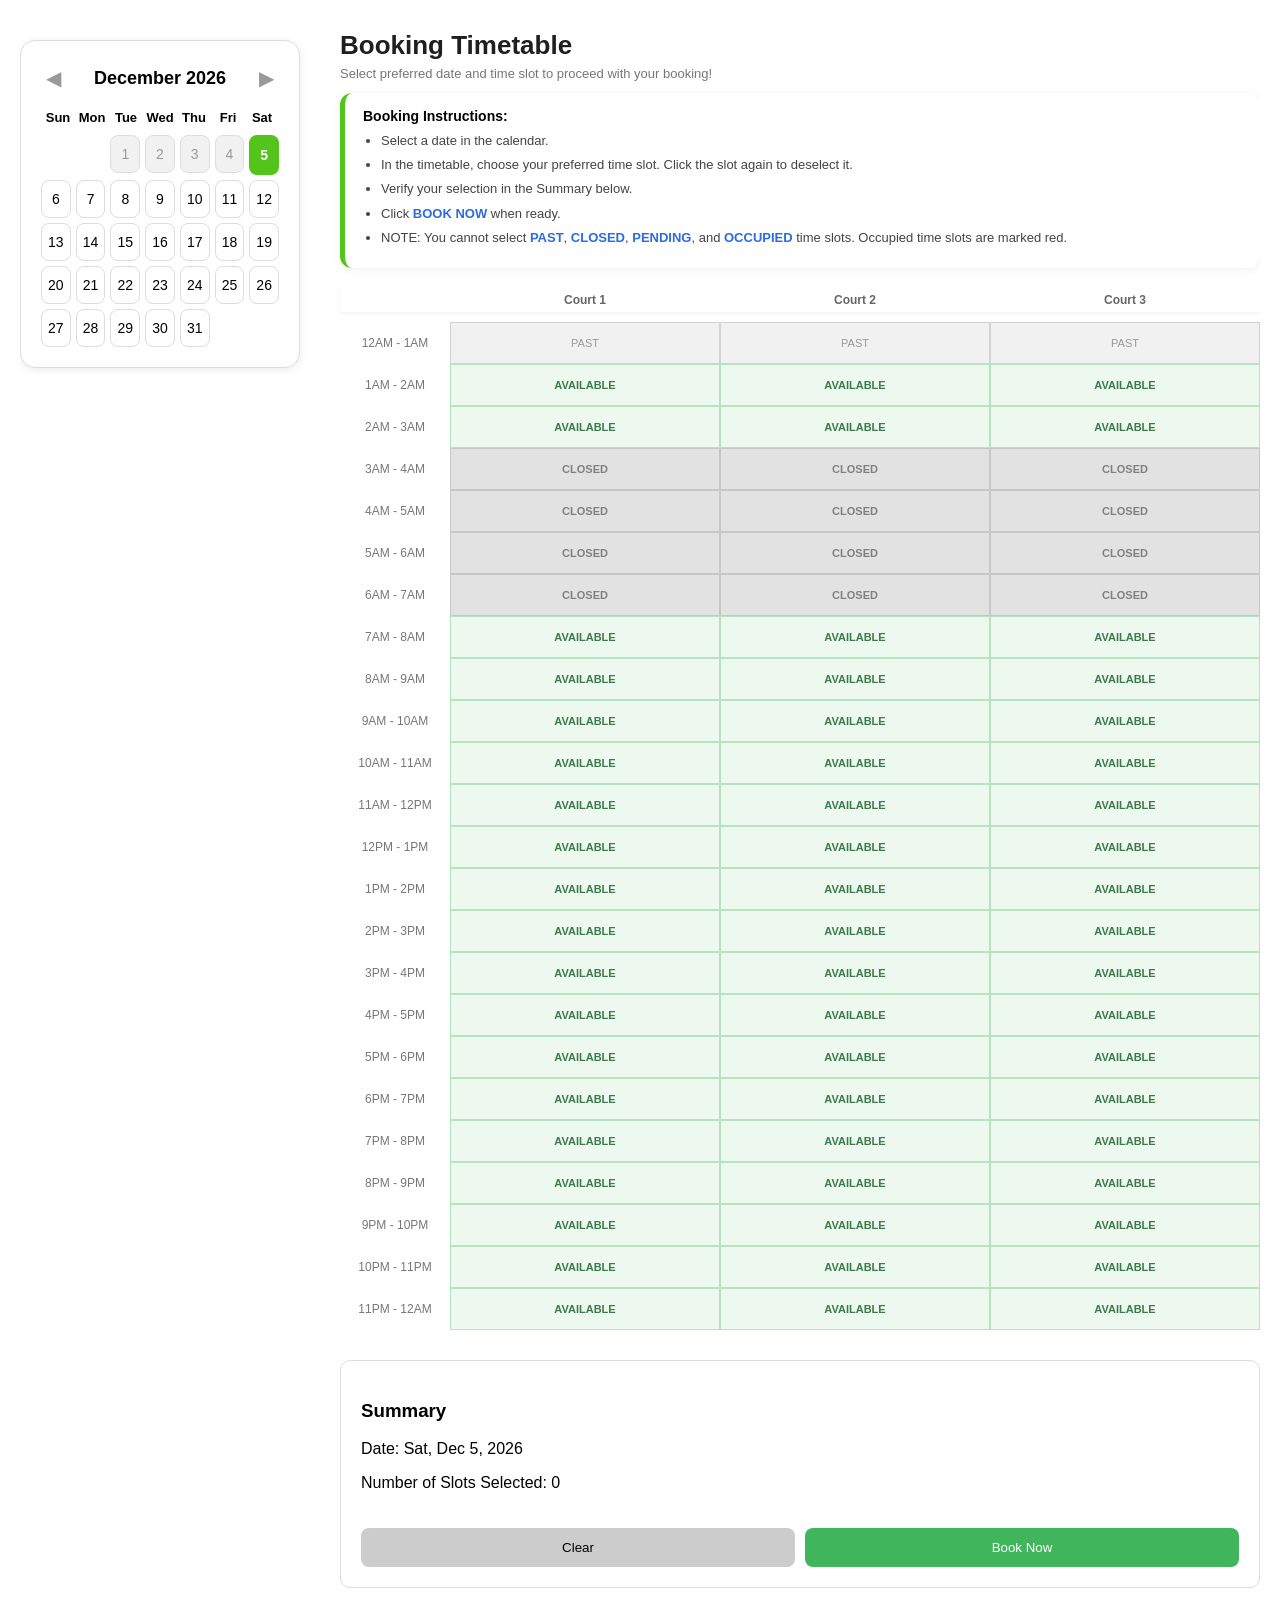
<file: index.html>
<!DOCTYPE html>
<html>
<head>

  <meta charset="UTF-8">

  <meta
    name="viewport"
    content="width=device-width, initial-scale=1.0">

  <title>
    Picklers Camp Availability
  </title>

  <link rel="stylesheet" href="style.css">

</head>

<body>

<div class="container">

  <div class="left-panel">

    <div class="calendar">

      <div class="calendar-header">

        <button id="prevMonth">◀</button>

        <h2 id="monthYear"></h2>

        <button id="nextMonth">▶</button>

      </div>

      <div class="weekdays">
        <div>Sun</div>
        <div>Mon</div>
        <div>Tue</div>
        <div>Wed</div>
        <div>Thu</div>
        <div>Fri</div>
        <div>Sat</div>
      </div>

      <div id="calendarDays"></div>

    </div>

  </div>


  <div class="right-panel">

    <div class="booking-header">

    <div class="booking-title">Booking Timetable</div>
  
    <div class="booking-subtitle">
      Select preferred date and time slot to proceed with your booking!
    </div>
  
    <div class="instruction-box">
  
      <div class="instruction-title">Booking Instructions:</div>
  
      <ul>
        <li>Select a date in the calendar.</li>
        <li>In the timetable, choose your preferred time slot. Click the slot again to deselect it.</li>
        <li>Verify your selection in the Summary below.</li>
        <li>Click <b>BOOK NOW</b> when ready.</li>
        <li>NOTE: You cannot select <b>PAST</b>, <b>CLOSED</b>, <b>PENDING</b>, and <b>OCCUPIED</b> time slots. Occupied time slots are marked red.</li>
      </ul>
  
    </div>
  
  </div>

    <!-- 
    <h2>Availability</h2> 
    -->
    
    <div class="schedule-wrapper">
    
      <!-- COURT HEADER (sticky row) -->
      <div class="court-header">
        <div></div>
        <div>Court 1</div>
        <div>Court 2</div>
        <div>Court 3</div>
      </div>
    
      <!-- GRID CONTAINER -->
      <div id="scheduleGrid"></div>
    
    </div>


    <div class="summary">

      <h3>Summary</h3>
      
      <p id="selectedDate">Date:</p>
      
      <p id="selectedDuration">
        Number of Slots Selected: 0
      </p>

      <p id="bookingWarning"></p>

      <div style="display:flex; gap:10px;">
      
        <button
          type="button"
          id="clearBtn"
          style="
            background:#ccc;
            color:black;
            flex:1;
          ">
          Clear
        </button>
      
        <button
          type="button"
          id="bookNowBtn"
          style="
            background:#40b55c;
            color:white;
            flex:1;
          ">
          Book Now
        </button>
      
      </div>

    </div>

  </div>

</div>


<script src="script.js"></script>

</body>
</html>
</file>
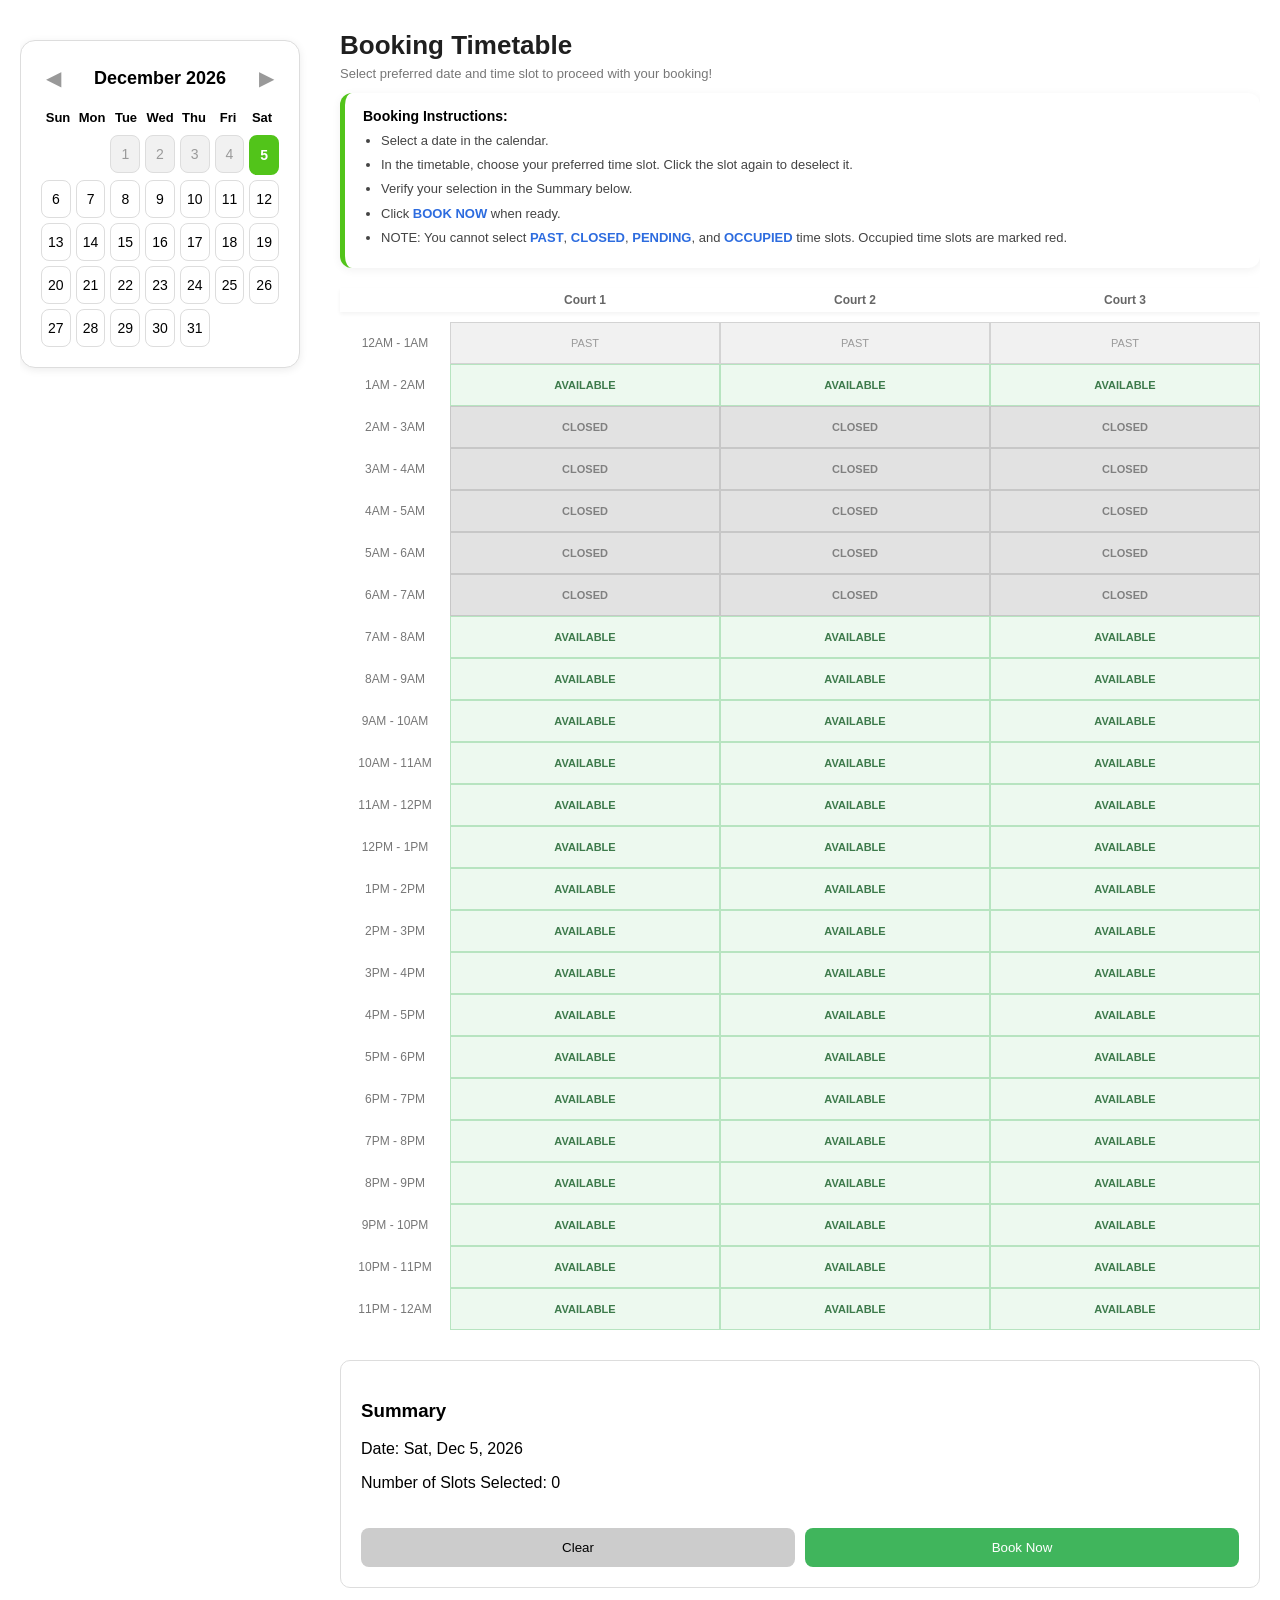
<file: timetabletest.html>
<!DOCTYPE html>
<html>
<head>

  <meta charset="UTF-8">

  <meta
    name="viewport"
    content="width=device-width, initial-scale=1.0">

  <title>
    Picklers Camp Availability
  </title>

  <link rel="stylesheet" href="style.css">

</head>

<body>

<div class="container">

  <div class="left-panel">

    <div class="calendar">

      <div class="calendar-header">

        <button id="prevMonth">◀</button>

        <h2 id="monthYear"></h2>

        <button id="nextMonth">▶</button>

      </div>

      <div class="weekdays">
        <div>Sun</div>
        <div>Mon</div>
        <div>Tue</div>
        <div>Wed</div>
        <div>Thu</div>
        <div>Fri</div>
        <div>Sat</div>
      </div>

      <div id="calendarDays"></div>

    </div>

  </div>


  <div class="right-panel">

    <div class="booking-header">

    <div class="booking-title">Booking Timetable</div>
  
    <div class="booking-subtitle">
      Select preferred date and time slot to proceed with your booking!
    </div>
  
    <div class="instruction-box">
  
      <div class="instruction-title">Booking Instructions:</div>
  
      <ul>
        <li>Select a date in the calendar.</li>
        <li>In the timetable, choose your preferred time slot. Click the slot again to deselect it.</li>
        <li>Verify your selection in the Summary below.</li>
        <li>Click <b>BOOK NOW</b> when ready.</li>
        <li>NOTE: You cannot select <b>PAST</b>, <b>CLOSED</b>, <b>PENDING</b>, and <b>OCCUPIED</b> time slots. Occupied time slots are marked red.</li>
      </ul>
  
    </div>
  
  </div>

    <!-- 
    <h2>Availability</h2> 
    -->
    
    <div class="schedule-wrapper">
    
      <!-- COURT HEADER (sticky row) -->
      <div class="court-header">
        <div></div>
        <div>Court 1</div>
        <div>Court 2</div>
        <div>Court 3</div>
      </div>
    
      <!-- GRID CONTAINER -->
      <div id="scheduleGrid"></div>
    
    </div>


    <div class="summary">

      <h3>Summary</h3>
      
      <p id="selectedDate">Date:</p>
      
      <p id="selectedDuration">
        Number of Slots Selected: 0
      </p>

      <p id="bookingWarning"></p>

      <div style="display:flex; gap:10px;">
      
        <button
          type="button"
          id="clearBtn"
          style="
            background:#ccc;
            color:black;
            flex:1;
          ">
          Clear
        </button>
      
        <button
          type="button"
          id="bookNowBtn"
          style="
            background:#40b55c;
            color:white;
            flex:1;
          ">
          Book Now
        </button>
      
      </div>

    </div>

  </div>

</div>


<script src="timetabletestscript.js"></script>

</body>
</html>
</file>
<file: style.css>
body{
  font-family: Arial, sans-serif;
  margin:20px;
}

html,
body{
  max-width:100%;
  overflow-x:hidden;
}

.container{
  display:flex;
  gap:40px;
  align-items:flex-start;
}

.left-panel{
  width:280px;
  flex-shrink:0;

  position:sticky;
  top:20px;

  align-self:flex-start;
}

.right-panel{
  flex:1;
  padding-top:10px;
}

.right-panel h2{
  margin-top:10px;
  margin-bottom:10px;
}

table{
  border-collapse:collapse;
  width:100%;
}

th, td{
  border:1px solid #ddd;
  text-align:center;

  padding:10px;
}

th{
  background:#f4f4f4;
}

.available{
  background:#fff;
  cursor:pointer;
}

.available:hover{
  background:#d9f7be;
}

.selected{
  background:#52c41a;
  color:white;
}

.occupied{
  background:#d9d9d9;
  cursor:not-allowed;
}

.summary{
  margin-top:30px;
  padding:20px;
  border:1px solid #ddd;
  border-radius:10px;
}

button{
  margin-top:20px;
  padding:12px 25px;
  border:none;
  background:#52c41a;
  color:white;
  border-radius:8px;
  cursor:pointer;
}


.schedule-wrapper{
  display:flex;
  flex-direction:column;
  gap:10px;

  width:100%;
}


.booking-header{
  margin-bottom:20px;
}

.booking-title{
  font-size:26px;
  font-weight:700;
  margin-bottom:5px;
  color:#1f1f1f;
}

.booking-subtitle{
  font-size:13px;
  color:#777;
  margin-bottom:12px;
}

.instruction-box{
  background:#ffffff;
  border-left:5px solid #52c41a;
  border-radius:12px;
  padding:15px 18px;
  box-shadow:0 2px 10px rgba(0,0,0,0.06);
}

.instruction-title{
  font-size:14px;
  font-weight:700;
  margin-bottom:8px;
}

.instruction-box ul{
  margin:0;
  padding-left:18px;
}

.instruction-box li{
  font-size:13px;
  color:#444;
  margin-bottom:6px;
  line-height:1.4;
}

.instruction-box li b{
  color:#2d6cdf;
}.booking-header{
  margin-bottom:20px;
}

.booking-title{
  font-size:26px;
  font-weight:700;
  margin-bottom:5px;
  color:#1f1f1f;
}

.booking-subtitle{
  font-size:13px;
  color:#777;
  margin-bottom:12px;
}

.instruction-box{
  background:#ffffff;
  border-left:5px solid #52c41a;
  border-radius:12px;
  padding:15px 18px;
  box-shadow:0 2px 10px rgba(0,0,0,0.06);
}

.instruction-title{
  font-size:14px;
  font-weight:700;
  margin-bottom:8px;
}

.instruction-box ul{
  margin:0;
  padding-left:18px;
}

.instruction-box li{
  font-size:13px;
  color:#444;
  margin-bottom:6px;
  line-height:1.4;
}

.instruction-box li b{
  color:#2d6cdf;
}

.court-header,
.schedule-row{
  display:grid;
  grid-template-columns:110px repeat(3,1fr);
}

.court-header{
  font-size:12px;
  font-weight:bold;
  color:#666;

  position:sticky;
  top:0;

  background:white;
  box-shadow:0 2px 4px rgba(0,0,0,0.05);

  z-index:10;
  padding:5px 0;

  justify-items:center;
  align-items:center;
}

.schedule-row{
  align-items:center;
  text-align:center;
}


.time-label{
  font-size:12px;
  color:#777;
  padding:6px;
  white-space: nowrap;
}


.slot{
  height:40px;
  border:1px solid #eee;
  cursor:pointer;
  background:#fff;
  transition:0.2s;
}

.slot:hover{
  background:#d4f5d8;
}

.slot.selected{

  background:#52c41a;
  color:white;

  border:2px solid #3d9413;

  font-weight:bold;

}


.slot.occupied{

  background:#d9534f;
  color:white;

  border:1px solid #c6423e;

  cursor:not-allowed;

  font-size:11px;
  font-weight:600;

  display:flex;
  align-items:center;
  justify-content:center;
  text-align:center;

  padding:2px;
  line-height:1.2;
  word-break:break-word;
  overflow:hidden;

}


.slot.pending-slot{

  background:#ffd966;
  color:#333;

  border:1px solid #e6b800;

  cursor:not-allowed;

  font-size:11px;
  font-weight:600;

  display:flex;
  align-items:center;
  justify-content:center;
  text-align:center;

  padding:2px;
  line-height:1.2;
  word-break:break-word;
  overflow:hidden;

}


.past-slot{

    background: #f1f1f1;
    color: #9a9a9a;

    border: 1px solid #d3d3d3;

    cursor:not-allowed;

    opacity: 1;

    cursor: not-allowed;
    pointer-events: none;

    font-size:11px;
    font-weight:500;

    display:flex;
    align-items:center;
    justify-content:center;
    text-align:center;

}


.available-slot{

    background: #edf9ef;
    color: #3d7a4b;

    border: 1px solid #b7e4c0;

    font-size:11px;
    font-weight:600;

    display:flex;
    align-items:center;
    justify-content:center;
    text-align:center;

}

.closed-slot{

    background: #e2e2e2;
    color: #808080;

    border: 1px solid #c7c7c7;

    cursor:not-allowed;

    cursor: not-allowed;
    pointer-events: none;

    font-size:11px;
    font-weight:600;

    display:flex;
    align-items:center;
    justify-content:center;
    text-align:center;

}


.calendar{
  border:1px solid #ddd;
  border-radius:15px;
  padding:20px;
  background:white;

  box-shadow:
    0 2px 8px rgba(0,0,0,0.08);
}

.calendar-header{
  display:flex;
  justify-content:space-between;
  align-items:center;
  margin-bottom:15px;
}

.calendar-header button{
  margin-top:0;
  padding:5px;

  background:transparent;
  color:#999;

  border:none;
  border-radius:0;

  font-size:20px;
  cursor:pointer;
}

.calendar-header button:hover{
  color:#333;
}

#monthYear{
  font-size:18px;
  margin:0;
}

.weekdays{
  font-size:13px;
  display:grid;
  grid-template-columns:repeat(7,1fr);
  text-align:center;
  font-weight:bold;
  margin-bottom:10px;
}

#calendarDays{
  display:grid;
  grid-template-columns:repeat(7,1fr);
  gap:5px;
}

#dateWarning{
  color: red;
  font-size: 14px;
  margin-top: 10px;
}


#bookingWarning{
  color:red;
  font-size:14px;
  margin-top:10px;
}


.day{
  height:36px;

  display:flex;
  justify-content:center;
  align-items:center;

  font-size:14px;

  border-radius:8px;

  cursor:pointer;

  border:1px solid #ddd;
}

.day:hover{
  background:#d9f7be;
}

.selected-day{
  background:#52c41a;
  color:white;
  font-weight:bold;
}

.today{
  border:2px solid #52c41a;
}



@media (max-width: 768px){

  .container{
  flex-direction:column;
  }


  .left-panel{
  position:relative;
  top:auto;
  width:100%;
  }


  .court-header,
  .schedule-row{
    grid-template-columns:80px repeat(3,1fr);
  }


  .court-header{
  position:sticky;
  top:0;
  }

  .slot{
    font-size:10px;
  }
  
  .time-label{
    font-size:10px;
  }

}
</file>
